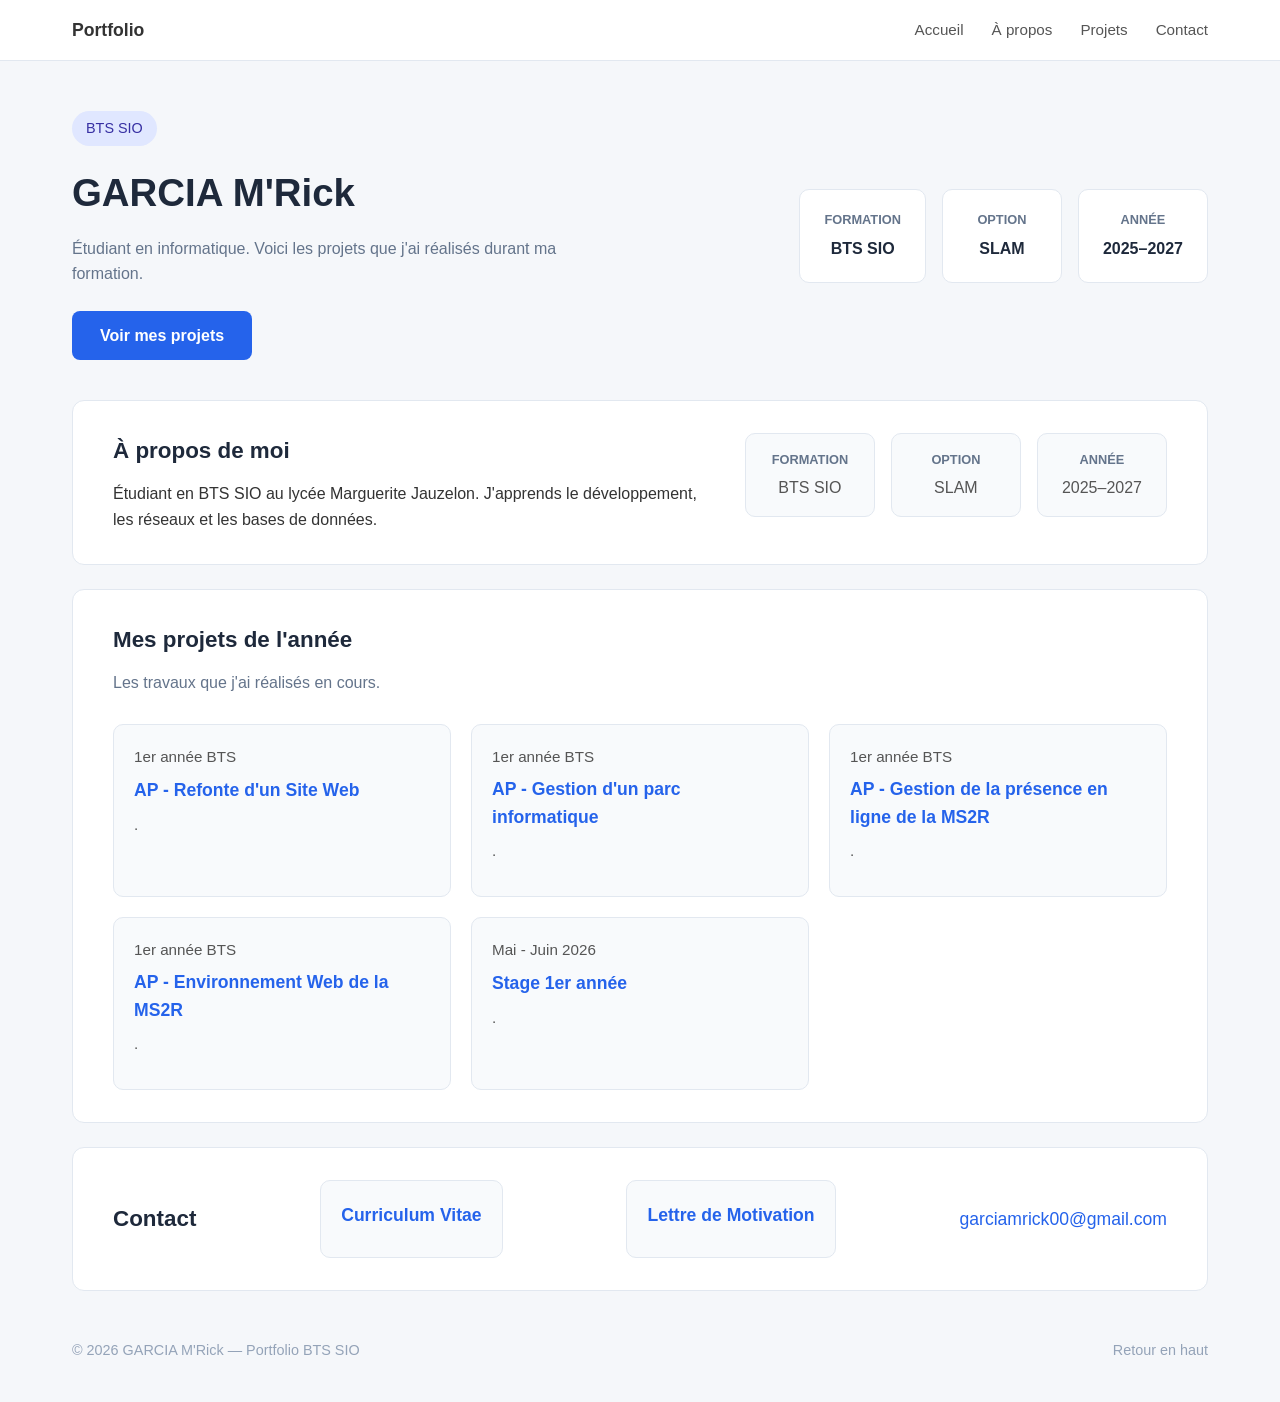
<file: index.html>
<!DOCTYPE html>
<html lang="fr">

<head>
  <meta charset="UTF-8">
  <meta name="viewport" content="width=device-width, initial-scale=1.0">
  <title>Mon Portfolio — BTS SIO</title>

  <link rel="stylesheet" href="css/style.css">
</head>

<body>

  <!-- ==================== MENU DU HAUT ==================== -->
  <header>
    <div class="conteneur en-tete">

      <p class="logo">Portfolio</p>

      <nav>
        <a href="#accueil">Accueil</a>
        <a href="#apropos">À propos</a>
        <a href="#projets">Projets</a>
        <a href="#contact">Contact</a>
      </nav>

    </div>
  </header>


  <!-- ==================== CONTENU PRINCIPAL ==================== -->
  <main class="conteneur">


    <!-- ---------- SECTION ACCUEIL (sur 2 colonnes côte à côte) ---------- -->
    <!-- id="accueil" permet au menu de venir ici -->
    <section id="accueil" class="accueil">

      <!-- Colonne de gauche : texte principal -->
      <div class="accueil-gauche">
        <p class="etiquette">BTS SIO</p>

        <!-- MODIFIE ICI : mets ton prénom et nom -->
        <h1>GARCIA M'Rick</h1>

        <!-- MODIFIE ICI : une phrase qui te présente -->
        <p class="texte-accueil">
          Étudiant en informatique. Voici les projets que j'ai réalisés durant ma formation.
        </p>

        <!-- Bouton qui descend vers la section projets -->
        <a href="#projets" class="bouton">Voir mes projets</a>
      </div>

      <!-- Colonne de droite : petites infos (tu peux modifier le texte) -->
      <div class="accueil-droite">
        <div class="petite-carte">
          <strong>Formation</strong>
          <span>BTS SIO</span>
        </div>
        <div class="petite-carte">
          <strong>Option</strong>
          <span>SLAM</span>
        </div>
        <div class="petite-carte">
          <strong>Année</strong>
          <span>2025–2027</span>
        </div>
      </div>

    </section>


    <!-- ---------- SECTION À PROPOS (texte à gauche, infos à droite) ---------- -->
    <section id="apropos" class="bloc">

      <div class="ligne">

        <div class="colonne">
          <h2>À propos de moi</h2>

          <!-- MODIFIE ICI : parle de toi, ton lycée, ce que tu apprends -->
          <p>
            Étudiant en BTS SIO au lycée Marguerite Jauzelon.
            J'apprends le développement, les réseaux et les bases de données.
          </p>
        </div>

        <ul class="liste-infos">
          <li><strong>Formation</strong> BTS SIO</li>
          <li><strong>Option</strong> SLAM</li>
          <li><strong>Année</strong> 2025–2027</li>
        </ul>

      </div>

    </section>


    <!-- ---------- SECTION PROJETS ---------- -->
    <section id="projets" class="bloc">

      <h2>Mes projets de l'année</h2>
      <p class="sous-titre">Les travaux que j'ai réalisés en cours.</p>

      <!--
        Chaque projet est une "carte" (class="carte-projet").
        Pour AJOUTER un projet : copie tout un bloc <article>...</article>
        et change la date, le titre, le texte et les outils.
      -->
      <div class="liste-projets">

        <!-- ===== PROJET 1 — modifie ou supprime ===== -->
        <article class="carte-projet">
          <p class="date-projet">1er année BTS</p>
          <h3><a href="https://example.com/projet1" target="_blank">AP - Refonte d'un Site Web</a></h3>
          <p>
            .
          </p>
          <p class="outils-projet"></p>
        </article>

        <!-- ===== PROJET 2 — modifie ou supprime ===== -->
        <article class="carte-projet">
          <p class="date-projet">1er année BTS</p>
          <h3><a href="https://example.com/projet2" target="_blank">AP - Gestion d'un parc informatique</a></h3>
          <p>
            .
          </p>
          <p class="outils-projet"></p>
        </article>

        <!-- ===== PROJET 3 — modifie ou supprime ===== -->
        <article class="carte-projet">
          <p class="date-projet">1er année BTS</p>
          <h3><a href="https://example.com/projet3" target="_blank">AP - Gestion de la présence en ligne de la MS2R</a></h3>
          <p>
            .
          </p>
          <p class="outils-projet"></p>
        </article>

        <!-- ===== PROJET 4 — modifie ou supprime ===== -->
        <article class="carte-projet">
          <p class="date-projet">1er année BTS</p>
          <h3><a href="https://example.com/projet4" target="_blank">AP - Environnement Web de la MS2R</a></h3>
          <p>
            .
          </p>
          <p class="outils-projet"></p>
        </article>


        <!-- ===== PROJET 5 — modifie ou supprime ===== -->
        <article class="carte-projet">
          <p class="date-projet">Mai - Juin 2026</p>
          <h3><a href="stage2026.html" target="_blank">Stage 1er année</a></h3>
          <p>
            .
          </p>
          <p class="outils-projet"></p>
        </article>

        <!--
          ===== POUR AJOUTER UN NOUVEAU PROJET, COPIE CE BLOC =====

        <article class="carte-projet">
          <p class="date-projet">Mois Année</p>
          <h3>Titre de ton projet</h3>
          <p>
            Décris ce que tu as fait en 2 ou 3 phrases simples.
          </p>
          <p class="outils-projet">Outil 1 · Outil 2</p>
        </article>

        -->

      </div>
    </section>


    <!-- ---------- SECTION CONTACT (sur une ligne) ---------- -->
    <section id="contact" class="bloc contact-bloc">

      <h2>Contact</h2>

              <article class="carte-projet">
          <h3><a href="cv.png" target="_blank">Curriculum Vitae</a></h3>
          <p>
        </article>

        <article class="carte-projet">
          <h3><a href="lm.png" target="_blank">Lettre de Motivation</a></h3>
          <p>
        </article>

        

      <!-- MODIFIE ICI : remplace par ton vraie adresse email -->
      <p class="email">
        <a href="mailto:garciamrick00@gmail.com">garciamrick00@gmail.com</a>
      </p>
      <!--
        mailto: ouvre la boîte mail de la personne qui clique.
        Le texte visible et l'adresse dans href doivent être les mêmes.
      -->

    </section>


  </main>


  <!-- ==================== PIED DE PAGE ==================== -->
  <footer>
    <div class="conteneur pied-de-page">
      <!-- MODIFIE ICI : ton nom et l'année -->
      <p>© 2026 GARCIA M'Rick — Portfolio BTS SIO</p>
      <a href="#accueil">Retour en haut</a>
    </div>
  </footer>


</body>
</html>
</file>
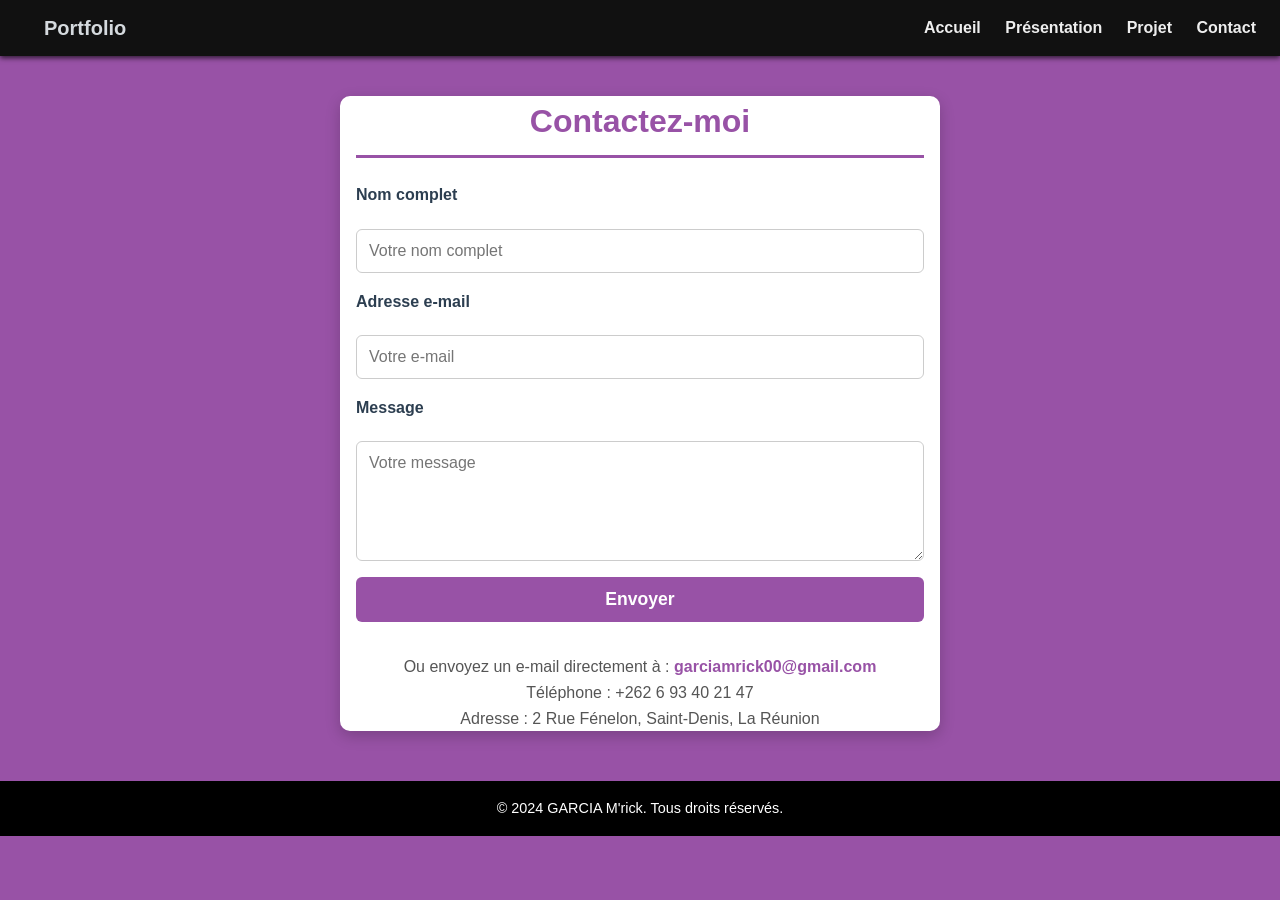
<file: Contact.html>
<!DOCTYPE html>
<html lang="fr">
<head>
  <meta charset="UTF-8" />
  <meta name="viewport" content="width=device-width, initial-scale=1" />
  <title>Contact - Portfolio GARCIA M'rick</title>
  <link rel="icon" href="" />
  <style>
    /* Reset */
    * {
      box-sizing: border-box;
      margin: 0;
      padding: 0;
    }

    body {
      font-family: 'Segoe UI', Tahoma, Geneva, Verdana, sans-serif;
      background-color: #9852a6;
      color: #eee;
      line-height: 1.6;
    }

    /* Navbar */
    .navbar {
      position: fixed;
      top: 0;
      width: 100%;
      background-color: #111;
      display: flex;
      justify-content: space-between;
      align-items: center;
      padding: 0.75rem 1.5rem;
      box-shadow: 0 2px 5px rgba(0,0,0,0.7);
      z-index: 1000;
    }

    .navbar a {
      color: #eee;
      text-decoration: none;
      margin-left: 1.25rem;
      font-weight: 600;
      transition: color 0.3s ease;
    }

    .navbar a:hover,
    .navbar a:focus {
      color: #cfd5da;
      outline: none;
    }

    .navbar .brand {
      font-size: 1.25rem;
      font-weight: 700;
      color: #d5dade;
    }

    /* Container */
    main {
      max-width: 600px;
      margin: 6rem auto 2rem;
      padding: 0 1rem;
      background: white;
      border-radius: 10px;
      color: #2c3e50;
      box-shadow: 0 5px 15px rgba(0,0,0,0.2);
    }

    main h2 {
      text-align: center;
      margin-bottom: 1.5rem;
      font-size: 2rem;
      color: #9852a6;
      border-bottom: 3px solid #9852a6;
      padding-bottom: 0.5rem;
    }

    form {
      display: flex;
      flex-direction: column;
      gap: 1rem;
    }

    label {
      font-weight: 600;
      margin-bottom: 0.3rem;
    }

    input[type="text"],
    input[type="email"],
    textarea {
      padding: 0.75rem;
      border: 1px solid #ccc;
      border-radius: 6px;
      font-size: 1rem;
      resize: vertical;
      font-family: inherit;
    }

    textarea {
      min-height: 120px;
    }

    input[type="submit"] {
      background-color: #9852a6;
      color: white;
      border: none;
      padding: 0.75rem;
      font-size: 1.1rem;
      font-weight: 700;
      border-radius: 6px;
      cursor: pointer;
      transition: background-color 0.3s ease;
    }

    input[type="submit"]:hover,
    input[type="submit"]:focus {
      background-color: #7a3d81;
      outline: none;
    }

    /* Contact info */
    .contact-info {
      margin-top: 2rem;
      font-size: 1rem;
      color: #555;
      text-align: center;
    }

    .contact-info a {
      color: #9852a6;
      text-decoration: none;
      font-weight: 600;
    }

    .contact-info a:hover,
    .contact-info a:focus {
      text-decoration: underline;
    }

    /* Footer */
    footer {
      background-color: #000000;
      color: #ffffff;
      text-align: center;
      padding: 1rem;
      font-size: 0.9rem;
      margin-top: 50px;
    }

    /* Responsive */
    @media (max-width: 600px) {
      .navbar {
        flex-direction: column;
        align-items: flex-start;
      }
      .navbar a {
        margin: 0.5rem 0 0 0;
      }
      main {
        margin: 6rem 1rem 2rem;
      }
    }
  </style>
</head>
<body>
  <nav class="navbar" role="navigation" aria-label="Main navigation">
    <a href="index.html#home" class="brand">Portfolio</a>
    <div>
      <a href="index.html">Accueil</a>
      <a href="Presentation.html">Présentation</a>
      <a href="Projet.html">Projet</a>
      <a href="Contact.html" aria-current="page">Contact</a>
    </div>
  </nav>

  <main>
    <h2>Contactez-moi</h2>
    <form action="mailto:garciamrick00@gmail.com" method="post" enctype="text/plain" novalidate>
      <label for="name">Nom complet</label>
      <input type="text" id="name" name="name" placeholder="Votre nom complet" required />

      <label for="email">Adresse e-mail</label>
      <input type="email" id="email" name="email" placeholder="Votre e-mail" required />

      <label for="message">Message</label>
      <textarea id="message" name="message" placeholder="Votre message" required></textarea>

      <input type="submit" value="Envoyer" />
    </form>

    <div class="contact-info">
      <p>Ou envoyez un e-mail directement à : <a href="mailto:garciamrick00@gmail.com">garciamrick00@gmail.com</a></p>
      <p>Téléphone : +262 6 93 40 21 47 </p>
      <p>Adresse : 2 Rue Fénelon, Saint-Denis, La Réunion</p>
    </div>
  </main>

  <footer>
    &copy; 2024 GARCIA M'rick. Tous droits réservés.
  </footer>
</body>

</html>
</file>
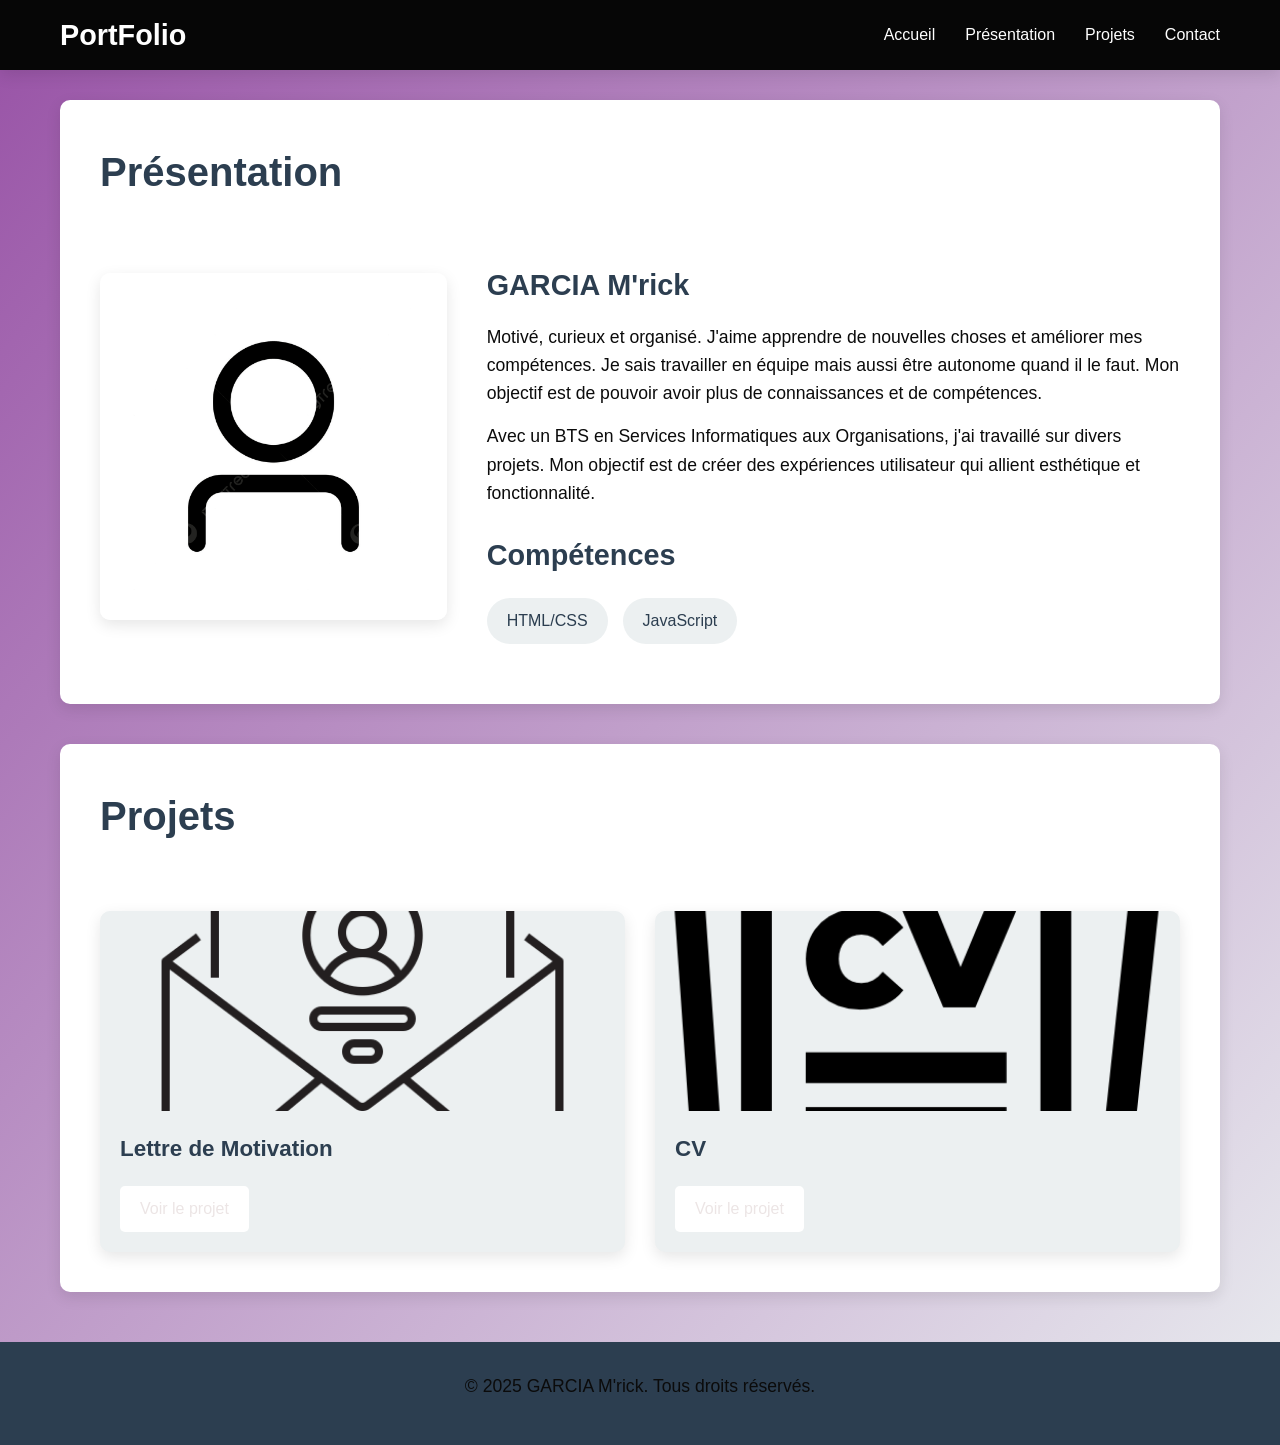
<file: Presentation.html>
<!DOCTYPE html>
<html lang="fr">
<head>
  <meta charset="UTF-8" />
  <meta name="viewport" content="width=device-width, initial-scale=1" />
  <title>Présentation - GARCIA M'rick</title>
  <link
    rel="stylesheet"
    href="https://cdnjs.cloudflare.com/ajax/libs/font-awesome/6.4.0/css/all.min.css"
  />
  <style>
    /* Modern CSS Reset */
    * {
      margin: 0;
      padding: 0;
      box-sizing: border-box;
    }

    :root {
      --primary: #ffffff;
      --primary-dark: #2980b9;
      --secondary: #2c3e50;
      --light: #ecf0f1;
      --accent: #e74c3c;
      --text: #2c3e50;
      --text-light: #0b0b0b;
      --shadow: 0 5px 15px rgba(0, 0, 0, 0.1);
      --transition: all 0.3s ease;
    }

    body {
      font-family: "Segoe UI", Tahoma, Geneva, Verdana, sans-serif;
      line-height: 1.6;
      color: var(--text);
      background: linear-gradient(to bottom right, #9852a6, #e9ecef);
      min-height: 100vh;
    }

    /* Header & Navigation */
    header {
      background-color: #060606;
      color: white;
      position: fixed;
      width: 100%;
      top: 0;
      z-index: 1000;
      box-shadow: var(--shadow);
    }

    .nav-container {
      max-width: 1200px;
      margin: 0 auto;
      padding: 0 20px;
      display: flex;
      justify-content: space-between;
      align-items: center;
      height: 70px;
    }

    .logo {
      font-size: 1.8rem;
      font-weight: 700;
      color: white;
      text-decoration: none;
    }

    .logo span {
      color: var(--primary);
    }

    .nav-links {
      display: flex;
      list-style: none;
    }

    .nav-links li {
      margin-left: 30px;
    }

    .nav-links a {
      color: white;
      text-decoration: none;
      font-weight: 500;
      transition: var(--transition);
    }

    .nav-links a:hover {
      color: var(--primary);
    }

    /* Main Content */
    .container {
      max-width: 1200px;
      margin: 100px auto 50px;
      padding: 0 20px;
    }

    .section {
      background: white;
      border-radius: 10px;
      padding: 40px;
      margin-bottom: 40px;
      box-shadow: var(--shadow);
    }

    h1 {
      color: var(--secondary);
      margin-bottom: 20px;
      font-size: 2.5rem;
      border-bottom: 3px solid var(--primary);
      padding-bottom: 10px;
      display: inline-block;
    }

    h2 {
      color: var(--secondary);
      margin: 25px 0 15px;
      font-size: 1.8rem;
    }

    p {
      margin-bottom: 15px;
      color: var(--text-light);
      font-size: 1.1rem;
    }

    /* Profile Section */
    .profile {
      display: flex;
      flex-wrap: wrap;
      align-items: center;
      gap: 40px;
    }

    .profile-img {
      flex: 1;
      min-width: 300px;
    }

    .profile-img img {
      width: 100%;
      border-radius: 10px;
      box-shadow: var(--shadow);
    }

    .profile-content {
      flex: 2;
      min-width: 300px;
    }

    /* Skills */
    .skills {
      display: flex;
      flex-wrap: wrap;
      gap: 15px;
      margin: 20px 0;
    }

    .skill {
      background: var(--light);
      padding: 10px 20px;
      border-radius: 50px;
      font-weight: 500;
      color: var(--secondary);
    }

    /* Projects Section */
    .projects {
      display: grid;
      grid-template-columns: repeat(auto-fit, minmax(300px, 1fr));
      gap: 30px;
      margin-top: 30px;
    }

    .project-card {
      background: var(--light);
      border-radius: 10px;
      overflow: hidden;
      transition: var(--transition);
      box-shadow: var(--shadow);
    }

    .project-card:hover {
      transform: translateY(-5px);
      box-shadow: 0 15px 30px rgba(0, 0, 0, 0.15);
    }

    .project-img {
      height: 200px;
      overflow: hidden;
    }

    .project-img img {
      width: 100%;
      height: 100%;
      object-fit: cover;
      transition: var(--transition);
    }

    .project-card:hover .project-img img {
      transform: scale(1.05);
    }

    .project-content {
      padding: 20px;
    }

    .project-title {
      font-size: 1.4rem;
      margin-bottom: 10px;
      color: var(--secondary);
    }

    .project-desc {
      color: var(--text-light);
      margin-bottom: 20px;
    }

    .project-link {
      display: inline-block;
      background: var(--primary);
      color: rgb(236, 229, 229);
      padding: 10px 20px;
      border-radius: 5px;
      text-decoration: none;
      font-weight: 500;
      transition: var(--transition);
    }

    .project-link:hover {
      background: var(--primary-dark);
    }

    /* Footer */
    footer {
      background: var(--secondary);
      color: rgb(98, 86, 86);
      text-align: center;
      padding: 30px 0;
      margin-top: 50px;
    }

    .social-links {
      display: flex;
      justify-content: center;
      gap: 20px;
      margin: 20px 0;
    }

    .social-links a {
      color: rgb(7, 7, 7);
      font-size: 1.5rem;
      transition: var(--transition);
    }

    .social-links a:hover {
      color: var(--primary);
    }

    /* Responsive Design */
    @media (max-width: 768px) {
      .nav-links {
        display: none;
      }

      .profile {
        flex-direction: column;
      }

      .profile-img,
      .profile-content {
        min-width: 100%;
      }

      h1 {
        font-size: 2rem;
      }
    }
  </style>
</head>
<body>
  <header>
    <div class="nav-container">
      <a href="index.html" class="logo">Port<span>Folio</span></a>
      <ul class="nav-links">
        <li><a href="index.html">Accueil</a></li>
        <li><a href="Presentation.html" style="color: var(--primary);">Présentation</a></li>
        <li><a href="Projet.html">Projets</a></li>
        <li><a href="Contact.html">Contact</a></li>
      </ul>
    </div>
  </header>

  <div class="container">
    <section class="section">
      <h1>Présentation</h1>
      <div class="profile">
        <div class="profile-img">
          <img
            src="classique.png"
            alt="Portrait professionnel de GARCIA M'rick"
          />
        </div>
        <div class="profile-content">
          <h2>GARCIA M'rick</h2>
          <p>
            Motivé, curieux et organisé. J'aime apprendre de nouvelles choses et améliorer mes compétences.
            Je sais travailler en équipe mais aussi être autonome quand il le faut. Mon objectif est de pouvoir avoir plus de connaissances et de compétences.
          </p>
          <p>
            Avec un BTS en Services Informatiques aux Organisations, j'ai travaillé sur divers projets.
            Mon objectif est de créer des expériences utilisateur qui allient esthétique et fonctionnalité.
          </p>

          <h2>Compétences</h2>
          <div class="skills">
            <span class="skill">HTML/CSS</span>
            <span class="skill">JavaScript</span>
          </div>
        </div>
      </div>
    </section>

    <section class="section">
      <h1>Projets</h1>
      <div class="projects">
        <div class="project-card">
          <div class="project-img">
            <img
              src="Lettre de motiv.png"
              alt="Lettre de motivation"
            />
          </div>
          <div class="project-content">
            <h3 class="project-title">Lettre de Motivation</h3>
            <p class="project-desc"></p>
            <a href="https://drive.google.com/file/d/1rY8PjiwOHfj7Srf5IRnieJKiarzGfjbn/view?usp=drive_link" class="project-link" target="_blank" rel="noopener noreferrer">Voir le projet</a>
          </div>
        </div>

        <div class="project-card">
          <div class="project-img">
            <img
              src="logo cv.png"
              alt="CV"
            />
          </div>
          <div class="project-content">
            <h3 class="project-title">CV</h3>
            <p class="project-desc">
            </p>
            <a href="https://drive.google.com/file/d/1zgL2xNRGEOM2WNTdYuPTfwBD6ohc8ZhS/view?usp=drive_link" class="project-link" target="_blank" rel="noopener noreferrer">Voir le projet</a>
          </div>
        </div>
      </div>
    </section>
  </div>

  <footer>
    <p>&copy; 2025 GARCIA M'rick. Tous droits réservés.</p>
  </footer>
</body>
</html>
</file>
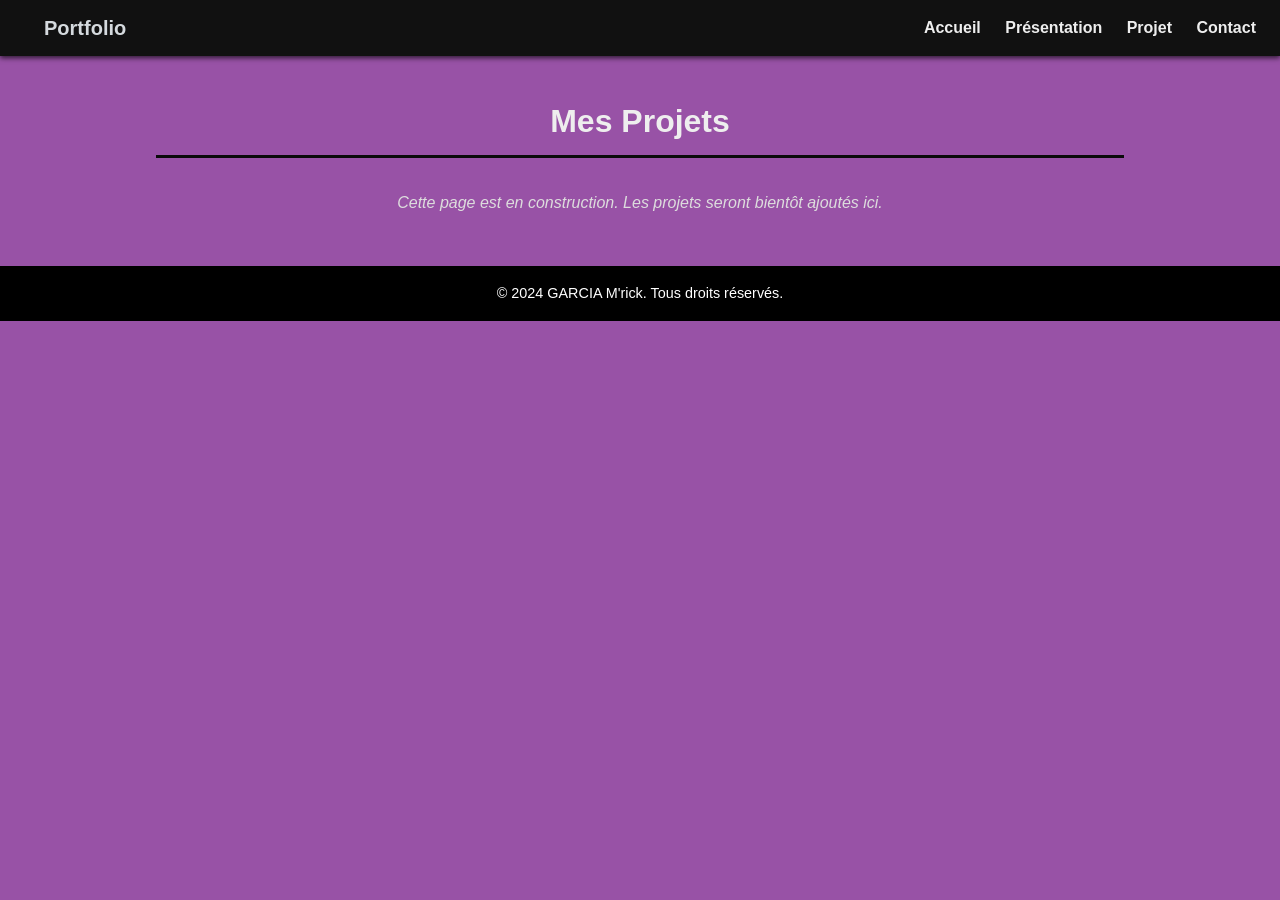
<file: Projet.html>
<!DOCTYPE html>
<html lang="fr">
<head>
  <meta charset="UTF-8" />
  <meta name="viewport" content="width=device-width, initial-scale=1" />
  <title>Projets - Portfolio GARCIA M'rick</title>
  <link rel="icon" href="" />
  <style>
    /* Reset some default styles */
    * {
      box-sizing: border-box;
      margin: 0;
      padding: 0;
    }

    body {
      font-family: 'Segoe UI', Tahoma, Geneva, Verdana, sans-serif;
      background-color: #9852a6;
      color: #eee;
      line-height: 1.6;
    }

    /* Navbar */
    .navbar {
      position: fixed;
      top: 0;
      width: 100%;
      background-color: #111;
      display: flex;
      justify-content: space-between;
      align-items: center;
      padding: 0.75rem 1.5rem;
      box-shadow: 0 2px 5px rgba(0,0,0,0.7);
      z-index: 1000;
    }

    .navbar a {
      color: #eee;
      text-decoration: none;
      margin-left: 1.25rem;
      font-weight: 600;
      transition: color 0.3s ease;
    }

    .navbar a:hover,
    .navbar a:focus {
      color: #cfd5da;
      outline: none;
    }

    .navbar .brand {
      font-size: 1.25rem;
      font-weight: 700;
      color: #d5dade;
    }

    /* Container for page content */
    main {
      max-width: 1000px;
      margin: 6rem auto 2rem; /* margin top to avoid navbar */
      padding: 0 1rem;
    }

    /* Header */
    header {
      text-align: center;
      margin-bottom: 2rem;
    }

    header h2 {
      border-bottom: 3px solid #0a0a0a;
      padding-bottom: 0.5rem;
      margin-bottom: 1.5rem;
      font-weight: 700;
      font-size: 2rem;
    }

    /* Footer */
    footer {
      background-color: #000000;
      color: #ffffff;
      text-align: center;
      padding: 1rem;
      font-size: 0.9rem;
      margin-top: 50px;
    }

    /* Responsive nav for small screens */
    @media (max-width: 600px) {
      .navbar {
        flex-direction: column;
        align-items: flex-start;
      }
      .navbar a {
        margin: 0.5rem 0 0 0;
      }
    }
  </style>
</head>
<body>
  <nav class="navbar" role="navigation" aria-label="Main navigation">
    <a href="index.html#home" class="brand">Portfolio</a>
    <div>
      <a href="index.html">Accueil</a>
      <a href="Presentation.html">Présentation</a>
      <a href="Projet.html">Projet</a>
      <a href="Contact.html">Contact</a>
    </div>
  </nav>

  <main>
    <header role="banner">
      <h2>Mes Projets</h2>
      <!-- Add your projects here -->
    </header>
    <p style="text-align:center; color:#ddd; font-style: italic;">
      Cette page est en construction. Les projets seront bientôt ajoutés ici.
    </p>
  </main>

  <footer>
    &copy; 2024 GARCIA M'rick. Tous droits réservés.
  </footer>
</body>
</html>
</file>
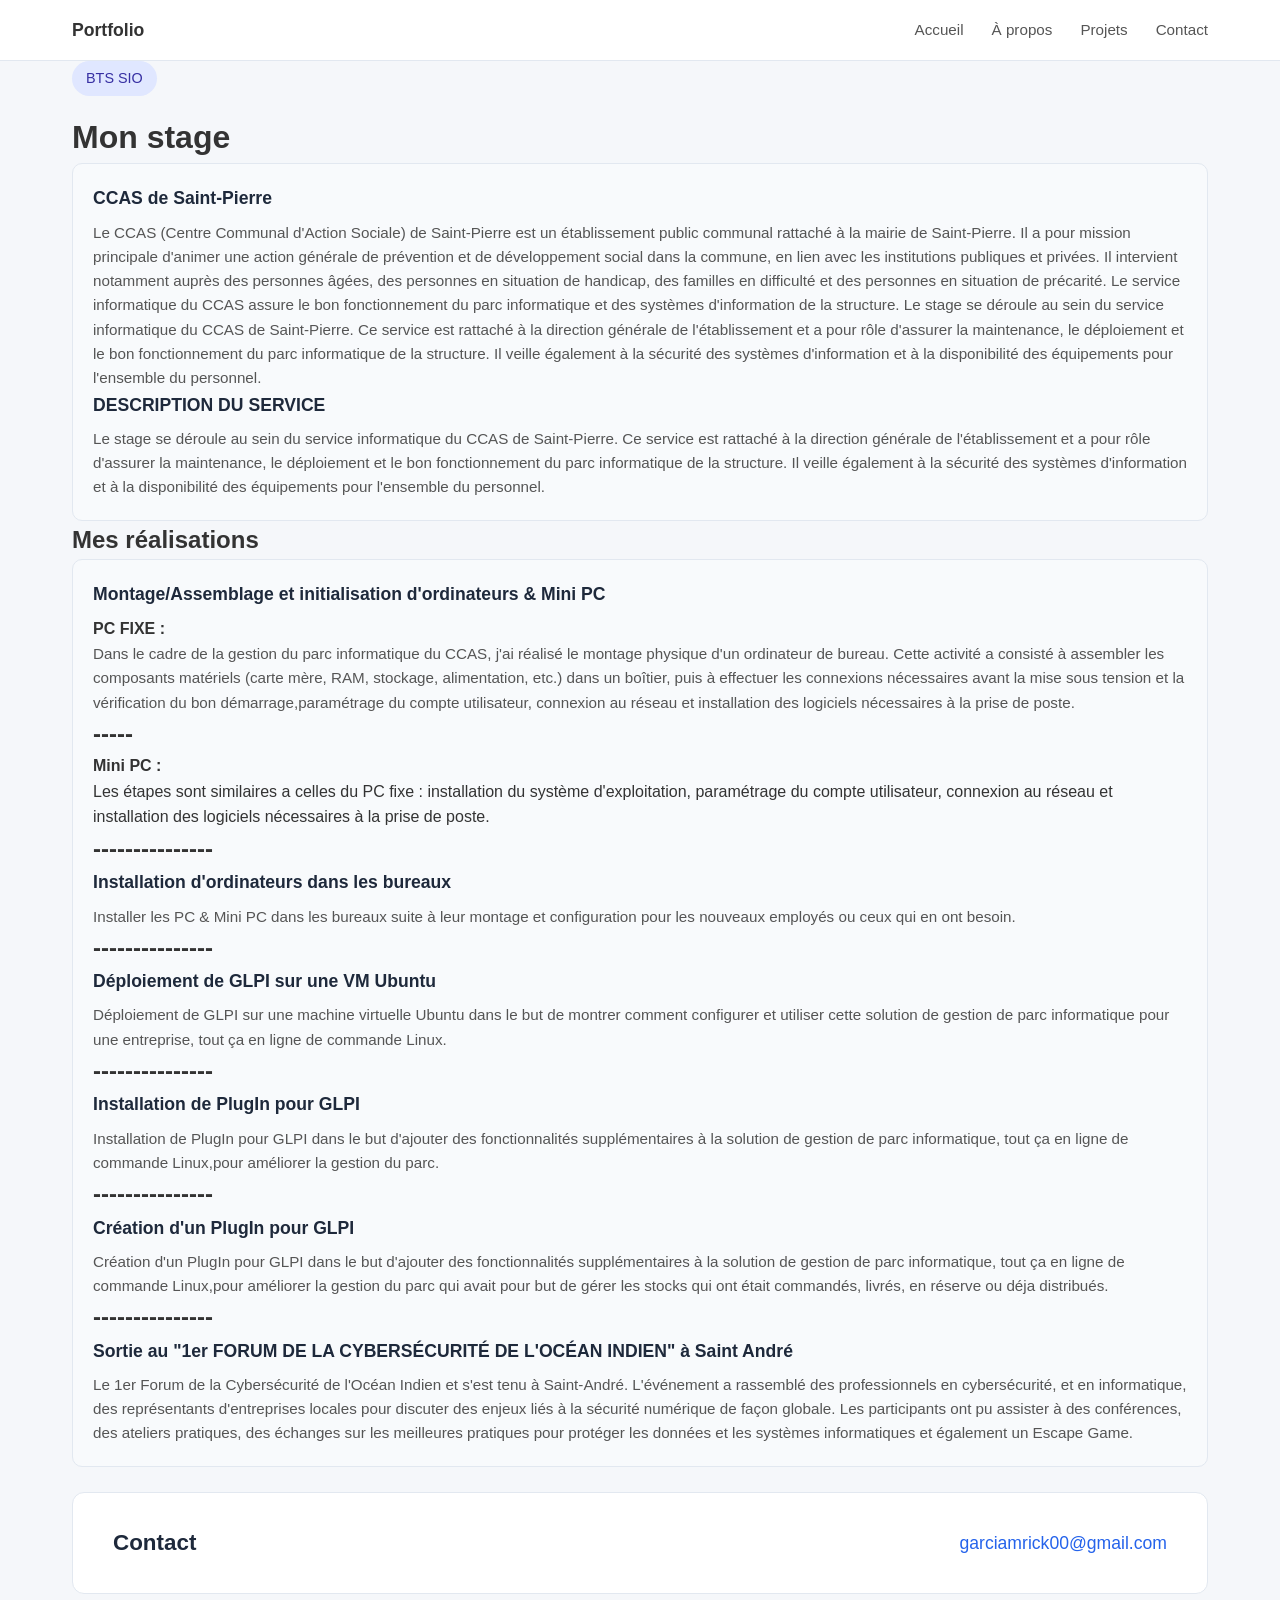
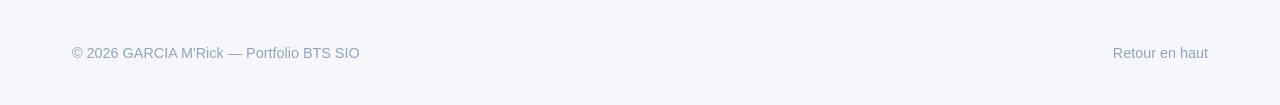
<file: stage2026.html>
<!DOCTYPE html>
<html lang="fr">

<head>
  <meta charset="UTF-8">
  <meta name="viewport" content="width=device-width, initial-scale=1.0">
  <title>Mon Portfolio — BTS SIO</title>

  <link rel="stylesheet" href="css/style.css">
</head>

<body>

  <!-- ==================== MENU DU HAUT ==================== -->
  <header>
    <div class="conteneur en-tete">

      <p class="logo">Portfolio</p>

      <nav>
        <a href="index.html#accueil">Accueil</a>
        <a href="index.html#apropos">À propos</a>
        <a href="index.html#projets">Projets</a>
        <a href="index.html#contact">Contact</a>
      </nav>

    </div>
  </header>


  <!-- ==================== CONTENU PRINCIPAL ==================== -->
  <main class="conteneur">


    <!-- ---------- SECTION ACCUEIL (sur 2 colonnes côte à côte) ---------- -->
    <!-- id="accueil" permet au menu de venir ici -->

      <!-- Colonne de gauche : texte principal -->
      <div class="accueil-gauche">
        <p class="etiquette">BTS SIO</p>

        <h1></h1>

    <h1>Mon stage</h1>

    <article class="carte-projet">
          <h3>CCAS de Saint-Pierre</h3>
          <p>
            Le CCAS (Centre Communal d'Action Sociale) de Saint-Pierre est un établissement public communal rattaché à la
mairie de Saint-Pierre. Il a pour mission principale d'animer une action générale de prévention et de
développement social dans la commune, en lien avec les institutions publiques et privées. Il intervient notamment
auprès des personnes âgées, des personnes en situation de handicap, des familles en difficulté et des personnes
en situation de précarité. Le service informatique du CCAS assure le bon fonctionnement du parc informatique et
des systèmes d'information de la structure.
Le stage se déroule au sein du service informatique du CCAS de Saint-Pierre. Ce service est rattaché à la
direction générale de l'établissement et a pour rôle d'assurer la maintenance, le déploiement et le bon
fonctionnement du parc informatique de la structure. Il veille également à la sécurité des systèmes d'information et
à la disponibilité des équipements pour l'ensemble du personnel.

          </p>
          <h3>DESCRIPTION DU SERVICE</h3>
          <p>Le stage se déroule au sein du service informatique du CCAS de Saint-Pierre. Ce service est rattaché à la
              direction générale de l'établissement et a pour rôle d'assurer la maintenance, le déploiement et le bon
              fonctionnement du parc informatique de la structure. Il veille également à la sécurité des systèmes d'information et
              à la disponibilité des équipements pour l'ensemble du personnel.
            </p>

        </article>
          

    <h2>Mes réalisations</h2>


        <article class="carte-projet">
          <h3>Montage/Assemblage et initialisation d'ordinateurs & Mini PC</h3>
          <h4>    </h4>
            <h4>PC FIXE :</h4>
          <p>
            Dans le cadre de la gestion du parc informatique du CCAS, j'ai réalisé le montage physique d'un ordinateur de
            bureau. Cette activité a consisté à assembler les composants matériels (carte mère, RAM, stockage, alimentation,
            etc.) dans un boîtier, puis à effectuer les connexions nécessaires avant la mise sous tension et la vérification du
            bon démarrage,paramétrage du compte utilisateur, connexion
            au réseau et installation des logiciels nécessaires à la prise de poste.
            <h2>     -----    </h2>
            <h4>Mini PC :</h4>
            Les étapes sont
            similaires a celles du PC fixe : installation du système d'exploitation, paramétrage du compte utilisateur, connexion
            au réseau et installation des logiciels nécessaires à la prise de poste.
            
          </p>
          <h2>     ---------------    </h2>
          <h3>Installation d'ordinateurs dans les bureaux</h3>
          <p>
            Installer les PC & Mini PC dans les bureaux suite à leur montage et configuration pour les nouveaux employés ou ceux qui en ont besoin.
          </p>
          <h2>     ---------------    </h2>
          <h3>Déploiement de GLPI sur une VM Ubuntu</h3>
          <p>
            Déploiement de GLPI sur une machine virtuelle Ubuntu dans le but de montrer comment configurer et utiliser cette solution de gestion de parc informatique pour 
            une entreprise, tout ça en ligne de commande Linux.
          </p>
          <h2>     ---------------    </h2>
          <h3>Installation de PlugIn pour GLPI</h3>
          <p>
            Installation de PlugIn pour GLPI dans le but d'ajouter des fonctionnalités supplémentaires à la solution de gestion de parc informatique, 
            tout ça en ligne de commande Linux,pour améliorer la gestion du parc.
          </p>
          <h2>     ---------------    </h2>
          <h3>Création d'un PlugIn pour GLPI </h3>
          <p>
            Création d'un PlugIn pour GLPI dans le but d'ajouter des fonctionnalités supplémentaires à la solution de gestion de parc informatique, 
            tout ça en ligne de commande Linux,pour améliorer la gestion du parc qui avait pour but de gérer les stocks qui ont était commandés, livrés, en réserve ou déja distribués.
          </p>
          <h2>     ---------------    </h2>
          <h3>Sortie au "1er FORUM DE LA CYBERSÉCURITÉ DE L'OCÉAN INDIEN" à Saint André </h3>
          <p>
            Le 1er Forum de la Cybersécurité de l'Océan Indien et s'est tenu à Saint-André. 
            L'événement a rassemblé des professionnels en cybersécurité, et en informatique, des représentants d'entreprises locales pour discuter des enjeux liés à la sécurité numérique de façon globale. 
            Les participants ont pu assister à des conférences, des ateliers pratiques, des échanges sur les meilleures pratiques pour protéger les données et les systèmes informatiques et également un Escape Game.
          </p>
        </article>
          
    <br>

        <section id="contact" class="bloc contact-bloc">

      <h2>Contact</h2>
      <!-- MODIFIE ICI : remplace par ton vraie adresse email -->
      <p class="email">
        <a href="mailto:garciamrick00@gmail.com">garciamrick00@gmail.com</a>
      </p>
      <!--
        mailto: ouvre la boîte mail de la personne qui clique.
        Le texte visible et l'adresse dans href doivent être les mêmes.
      -->

    </section>


  </main>


  <!-- ==================== PIED DE PAGE ==================== -->
  <footer>
    <div class="conteneur pied-de-page">
      <!-- MODIFIE ICI : ton nom et l'année -->
      <p>© 2026 GARCIA M'Rick — Portfolio BTS SIO</p>
      <a href="#accueil">Retour en haut</a>
    </div>
  </footer>
</body>
</html>
</file>
<file: css/style.css>
/*
  ============================================================
  FICHIER CSS — Les styles du portfolio
  ============================================================

  MISE EN PAGE HORIZONTALE :
  Le site utilise toute la largeur de l'écran.
  Les éléments sont placés CÔTE À CÔTE quand il y a de la place.

  Outil principal utilisé : display: flex
  → permet de mettre des blocs en ligne (horizontalement)

  Et : display: grid
  → permet de faire une grille (ex: 3 projets par ligne)
  ============================================================
*/


/* --- Réglages de base --- */

* {
  box-sizing: border-box;
  margin: 0;
  padding: 0;
}

body {
  font-family: Arial, Helvetica, sans-serif;
  background: #f5f7fa;
  color: #333;
  line-height: 1.6;
}

a {
  color: #2563eb;
  text-decoration: none;
}

a:hover {
  text-decoration: underline;
}


/* --- Conteneur : plus large pour utiliser l'écran --- */

.conteneur {
  max-width: 1200px;       /* plus large qu'avant (1200px au lieu de 800px) */
  margin: 0 auto;
  padding: 0 32px;
}


/* --- En-tête --- */

header {
  background: white;
  border-bottom: 1px solid #e2e8f0;
  padding: 16px 0;
}

.en-tete {
  display: flex;
  justify-content: space-between;
  align-items: center;
  gap: 12px;
}

.logo {
  font-weight: bold;
  font-size: 1.1rem;
}

nav {
  display: flex;
  gap: 28px;
}

nav a {
  color: #555;
  font-size: 0.95rem;
}

nav a:hover {
  color: #2563eb;
  text-decoration: none;
}


/* --- Accueil : 2 colonnes côte à côte --- */

.accueil {
  display: flex;              /* met les enfants en ligne */
  justify-content: space-between;
  align-items: center;
  gap: 48px;
  padding: 50px 0 40px;
}

.accueil-gauche {
  flex: 1;                    /* prend la place disponible à gauche */
}

.accueil-droite {
  display: flex;              /* les 3 petites cartes en ligne */
  gap: 16px;
  flex-shrink: 0;             /* ne rétrécit pas trop */
}

.petite-carte {
  background: white;
  border: 1px solid #e2e8f0;
  border-radius: 10px;
  padding: 20px 24px;
  text-align: center;
  min-width: 120px;
}

.petite-carte strong {
  display: block;
  font-size: 0.8rem;
  color: #64748b;
  margin-bottom: 6px;
  text-transform: uppercase;
}

.petite-carte span {
  font-size: 1rem;
  color: #1e293b;
  font-weight: bold;
}

.etiquette {
  display: inline-block;
  background: #e0e7ff;
  color: #3730a3;
  padding: 6px 14px;
  border-radius: 20px;
  font-size: 0.9rem;
  margin-bottom: 16px;
}

.accueil h1 {
  font-size: 2.4rem;
  margin-bottom: 12px;
  color: #1e293b;
}

.texte-accueil {
  color: #64748b;
  max-width: 520px;
  margin-bottom: 24px;
}

.bouton {
  display: inline-block;
  background: #2563eb;
  color: white;
  padding: 12px 28px;
  border-radius: 8px;
  font-weight: bold;
}

.bouton:hover {
  background: #1d4ed8;
  text-decoration: none;
}


/* --- Ligne horizontale (utilisée dans "À propos") --- */

.ligne {
  display: flex;              /* texte à gauche, infos à droite */
  justify-content: space-between;
  align-items: flex-start;
  gap: 40px;
}

.colonne {
  flex: 1;
}


/* --- Blocs blancs --- */

.bloc {
  background: white;
  border-radius: 12px;
  padding: 32px 40px;
  margin-bottom: 24px;
  border: 1px solid #e2e8f0;
}

.bloc h2 {
  font-size: 1.4rem;
  margin-bottom: 12px;
  color: #1e293b;
}

.sous-titre {
  color: #64748b;
  margin-bottom: 28px;
}


/* --- Infos à propos : 3 cartes en ligne --- */

.liste-infos {
  list-style: none;
  display: flex;              /* les 3 infos côte à côte */
  gap: 16px;
  flex-shrink: 0;
}

.liste-infos li {
  background: #f8fafc;
  border: 1px solid #e2e8f0;
  border-radius: 10px;
  padding: 16px 24px;
  text-align: center;
  min-width: 130px;
  color: #555;
}

.liste-infos strong {
  display: block;
  font-size: 0.8rem;
  color: #64748b;
  margin-bottom: 4px;
  text-transform: uppercase;
}


/* --- Projets : grille de 3 colonnes --- */

.liste-projets {
  display: grid;
  grid-template-columns: repeat(3, 1fr);  /* 3 projets par ligne */
  gap: 20px;
}

.carte-projet {
  background: #f8fafc;
  border: 1px solid #e2e8f0;
  border-radius: 10px;
  padding: 20px;
  display: flex;
  flex-direction: column;
}

.date-projet {
  font-size: 0.85rem;
  color: #64748b;
  margin-bottom: 6px;
}

.carte-projet h3 {
  font-size: 1.1rem;
  margin-bottom: 8px;
  color: #1e293b;
}

.carte-projet p {
  color: #555;
  font-size: 0.95rem;
  flex: 1;
}

.outils-projet {
  margin-top: 12px;
  font-size: 0.85rem;
  color: #2563eb;
  font-weight: bold;
}


/* --- Contact : titre et email sur la même ligne --- */

.contact-bloc {
  display: flex;
  justify-content: space-between;
  align-items: center;
}

.contact-bloc h2 {
  margin-bottom: 0;
}

.email {
  font-size: 1.1rem;
}


/* --- Pied de page : texte à gauche, lien à droite --- */

.pied-de-page {
  display: flex;
  justify-content: space-between;
  align-items: center;
}

footer {
  padding: 24px 0 40px;
  color: #94a3b8;
  font-size: 0.9rem;
}

footer a {
  color: #94a3b8;
}

footer a:hover {
  color: #2563eb;
}


/* --- Écran moyen (tablette) : 2 projets par ligne --- */

@media (max-width: 900px) {
  .liste-projets {
    grid-template-columns: repeat(2, 1fr);
  }

  .accueil-droite {
    flex-wrap: wrap;
  }

  .liste-infos {
    flex-wrap: wrap;
  }
}


/* --- Petit écran (téléphone) : tout repasse en vertical --- */

@media (max-width: 700px) {
  .conteneur {
    padding: 0 20px;
  }

  .accueil {
    flex-direction: column;   /* colonnes → empilées verticalement */
    align-items: flex-start;
  }

  .accueil-droite {
    width: 100%;
    justify-content: space-between;
  }

  .ligne {
    flex-direction: column;
  }

  .liste-infos {
    width: 100%;
  }

  .liste-infos li {
    flex: 1;
  }

  .liste-projets {
    grid-template-columns: 1fr;  /* 1 seul projet par ligne */
  }

  .contact-bloc {
    flex-direction: column;
    align-items: flex-start;
    gap: 12px;
  }

  .accueil h1 {
    font-size: 1.8rem;
  }

  .bloc {
    padding: 24px 20px;
  }

  nav {
    gap: 16px;
    flex-wrap: wrap;
  }

}
</file>
